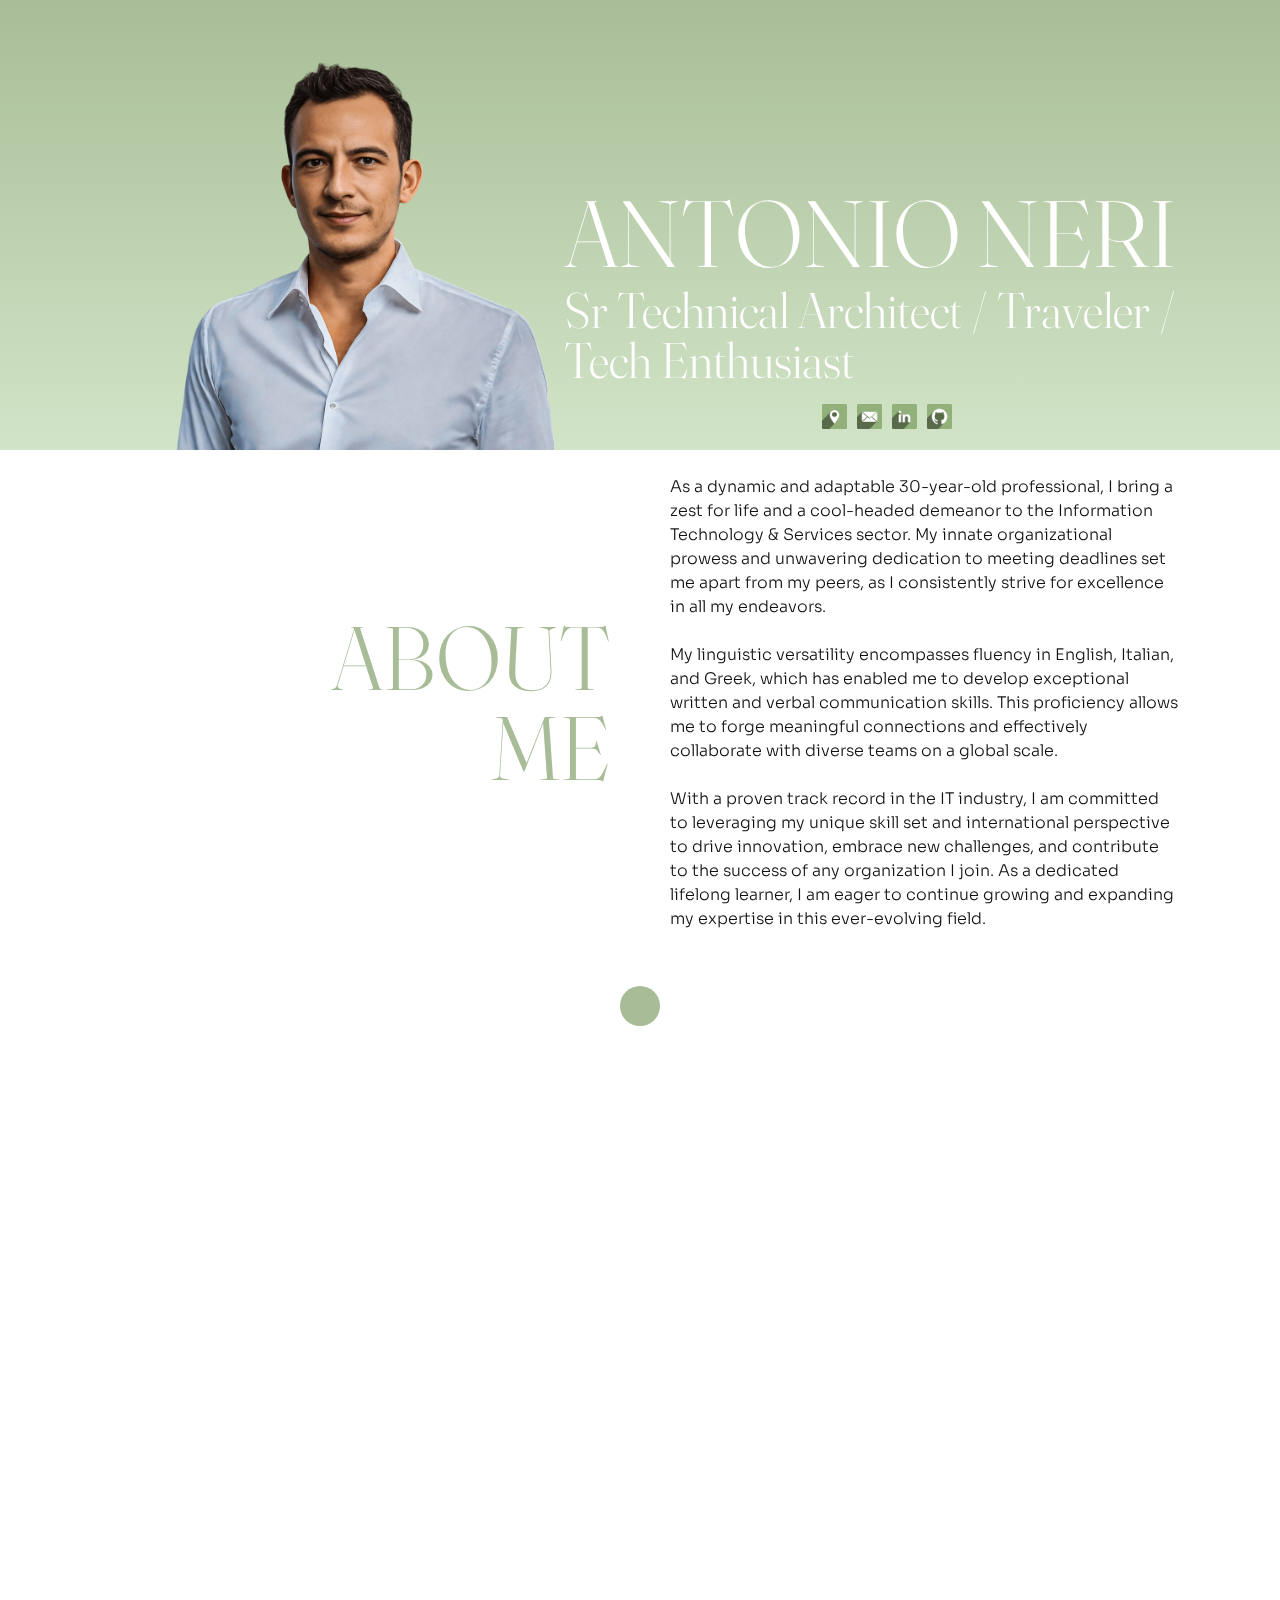
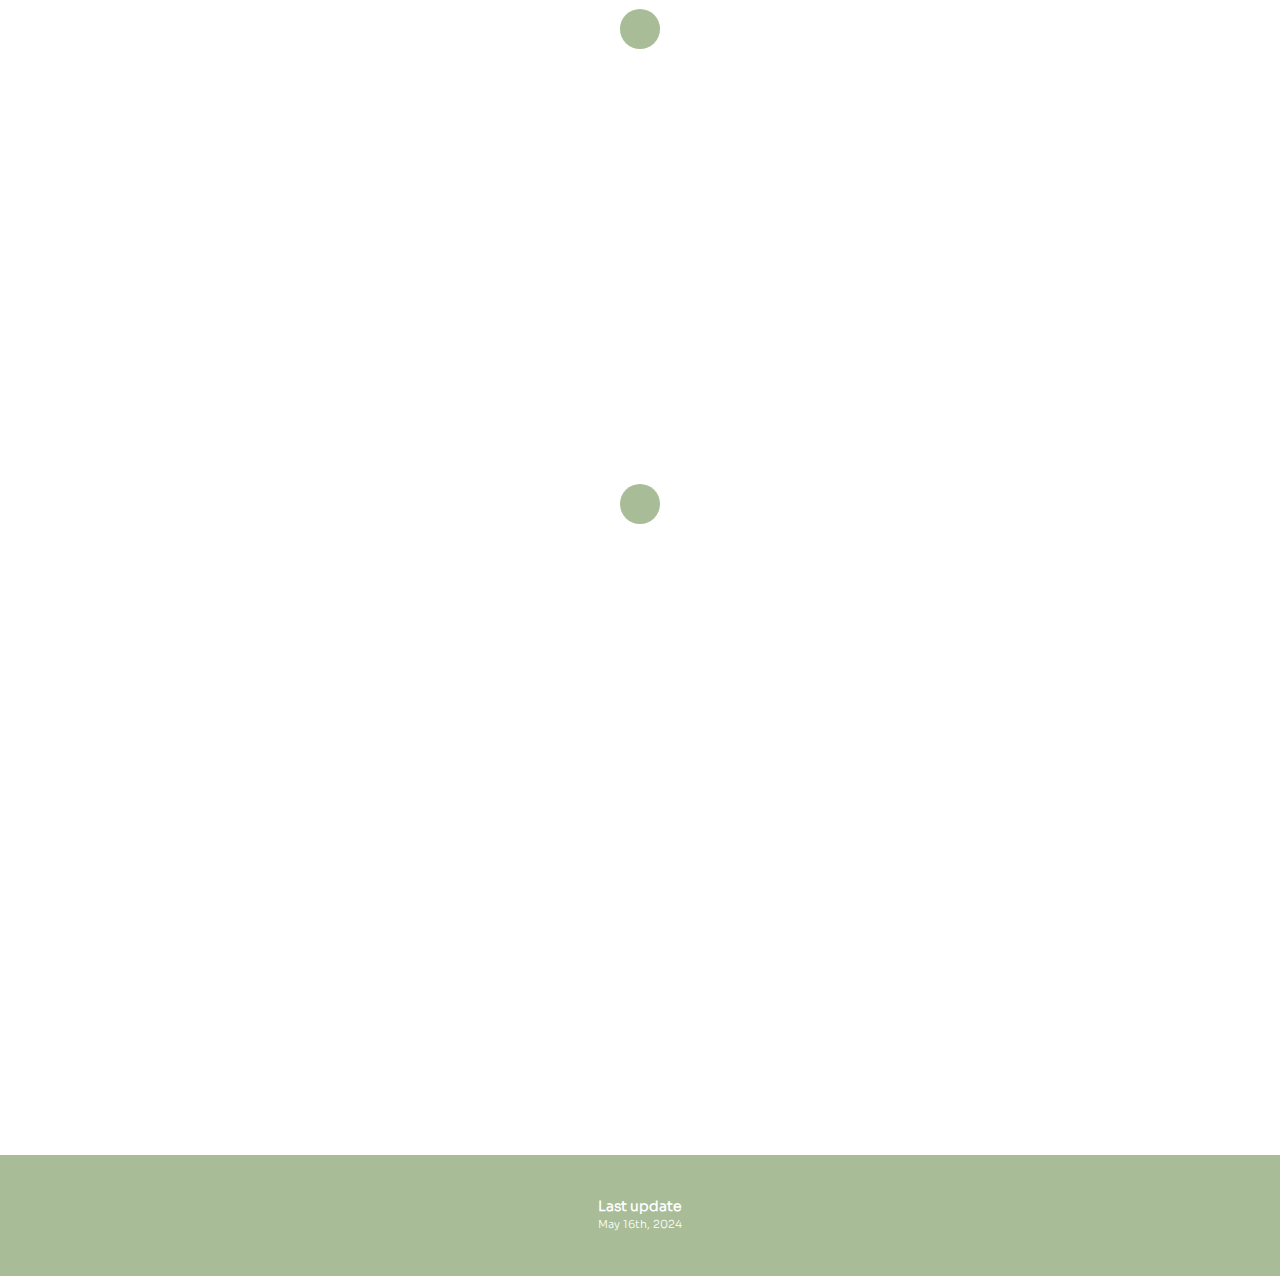
<file: index.html>
<!DOCTYPE html>
<html style="font-size: 16px;" lang="en"><head>
    <meta name="viewport" content="width=device-width, initial-scale=1.0">
    <meta charset="utf-8">
    <meta name="keywords" content="ANTONIO ​​NERI">
    <meta name="description" content="">
    <title>Antonio Neri</title>
    <link rel="stylesheet" href="extra.css" media="screen">
<link rel="stylesheet" href="style.css" media="screen">
    <script class="u-script" type="text/javascript" src="jquery.js" defer=""></script>
    <script class="u-script" type="text/javascript" src="extra.js" defer=""></script>
    <link rel="icon" href="images/favicon.webp">
    
    <link id="u-theme-google-font" rel="stylesheet" href="https://fonts.googleapis.com/css?family=Roboto:100,100i,300,300i,400,400i,500,500i,700,700i,900,900i|Open+Sans:300,300i,400,400i,500,500i,600,600i,700,700i,800,800i">
    <link id="u-page-google-font" rel="stylesheet" href="https://fonts.googleapis.com/css?family=Open+Sans:300,300i,400,400i,500,500i,600,600i,700,700i,800,800i">
    
    
    
    
    
    
    
    
    
    
    
    
    
    
    
    
    
    
    <script type="application/ld+json">{
		"name": "Antonio Neri"
}</script>
    <meta name="theme-color" content="#478ac9">
    <meta property="og:title" content="Antonio Neri">
    <meta property="og:description" content="">
    <meta property="og:type" content="website">
  <meta data-intl-tel-input-cdn-path="intlTelInput/"></head>
  <body data-path-to-root="./" data-include-products="false" class="u-body u-xl-mode" data-lang="en">
    <section class="u-clearfix u-gradient u-section-1" id="sec-f88f">
      <div class="u-clearfix u-sheet u-sheet-1">
        <div class="data-layout-selected u-clearfix u-expanded-width u-layout-wrap u-layout-wrap-1">
          <div class="u-layout">
            <div class="u-layout-row">
              <div class="u-container-style u-layout-cell u-size-26 u-layout-cell-1">
                <div class="u-container-layout u-container-layout-1">
                  <img class="u-expanded-height u-hover-feature u-image u-image-default u-preserve-proportions u-image-1" src="images/profile.webp" alt="" data-image-width="1900" data-image-height="1900">
                </div>
              </div>
              <div class="u-align-left u-container-style u-layout-cell u-size-34 u-layout-cell-2">
                <div class="u-container-layout u-container-layout-2">
                  <h1 class="u-custom-font u-text u-text-body-alt-color u-text-1">ANTONIO <span style="font-weight: 200;">
                      <span style="font-weight: 200;"></span>
                    </span>NERI
                  </h1>
                  <p class="u-align-left u-custom-font u-text u-text-body-alt-color u-text-2">Sr Technical Architect / Traveler /<br>Tech Enthusiast&nbsp; &nbsp;&nbsp;
                  </p>
                  <div class="u-container-style u-expanded-width u-group u-shape-rectangle u-group-1">
                    <div class="u-container-layout u-container-layout-3">
                      <div class="u-hover-feature u-social-icons u-spacing-10 u-social-icons-1">
                        <a class="u-social-url" target="_blank" data-type="LinkedIn" title="LinkedIn" href="https://linkedin.com/in/neriantonio"><span class="u-file-icon u-icon u-social-icon u-social-linkedin u-icon-1"><img src="images/linkedin.png" alt=""></span>
                        </a>
                      </div>
                      <div class="u-hover-feature u-social-icons u-spacing-10 u-social-icons-2">
                        <a class="u-social-url" target="_blank" data-type="LinkedIn" title="GitHub" href="https://github.com/tonineri"><span class="u-file-icon u-icon u-social-icon u-social-linkedin u-icon-2"><img src="images/github.png" alt=""></span>
                        </a>
                      </div>
                      <div class="u-hover-feature u-social-icons u-spacing-10 u-social-icons-3">
                        <a class="u-social-url" target="_blank" data-type="LinkedIn" title="Milan, Italy" href="https://maps.app.goo.gl/3GbND792iqbez71G7"><span class="u-file-icon u-icon u-social-icon u-social-linkedin u-icon-3"><img src="images/location.png" alt=""></span>
                        </a>
                      </div>
                      <div class="u-hover-feature u-social-icons u-spacing-10 u-social-icons-4">
                        <a class="u-social-url" target="_blank" data-type="LinkedIn" title="antonioneri@outlook.it" href="mailto:antonioneri@outlook.it"><span class="u-file-icon u-icon u-social-icon u-social-linkedin u-icon-4"><img src="images/mail.png" alt=""></span>
                        </a>
                      </div>
                    </div>
                  </div>
                </div>
              </div>
            </div>
          </div>
        </div>
      </div>
      
      
      
      
      
      
      
      
    </section>
    <section class="u-clearfix u-section-2" id="sec-b287">
      <div class="u-clearfix u-sheet u-sheet-1">
        <div class="data-layout-selected u-clearfix u-expanded-width u-layout-wrap u-layout-wrap-1">
          <div class="u-layout">
            <div class="u-layout-row">
              <div class="u-align-right u-container-style u-layout-cell u-size-30 u-layout-cell-1">
                <div class="u-container-layout u-valign-middle u-container-layout-1">
                  <p class="u-custom-font u-hover-feature u-text u-text-custom-color-1 u-text-1" data-animation-name="customAnimationIn" data-animation-duration="1000" data-animation-delay="0">ABOUT<br>ME
                  </p>
                </div>
              </div>
              <div class="u-container-style u-layout-cell u-size-30 u-layout-cell-2">
                <div class="u-container-layout u-container-layout-2">
                  <p class="u-custom-font u-text u-text-2" data-animation-name="customAnimationIn" data-animation-duration="1000" data-animation-delay="0"> As a dynamic and adaptable 30-year-old professional, I bring a zest for life and a cool-headed demeanor to the Information Technology &amp; Services sector. My innate organizational prowess and unwavering dedication to meeting deadlines set me apart from my peers, as I consistently strive for excellence in all my endeavors. <br>
                    <br>My linguistic versatility encompasses fluency in English, Italian, and Greek, which has enabled me to develop exceptional written and verbal communication skills. This proficiency allows me to forge meaningful connections and effectively collaborate with diverse teams on a global scale. <br>
                    <br>With a proven track record in the IT industry, I am committed to leveraging my unique skill set and international perspective to drive innovation, embrace new challenges, and contribute to the success of any organization I join. As a dedicated lifelong learner, I am eager to continue growing and expanding my expertise in this ever-evolving field.
                  </p>
                </div>
              </div>
            </div>
          </div>
        </div>
      </div>
      
    </section>
    <section class="u-clearfix u-section-3" id="carousel_2ea1">
      <div class="u-clearfix u-sheet u-valign-middle u-sheet-1">
        <div class="u-align-center u-clearfix u-group-elements u-hover-feature u-group-elements-1">
          <div class="u-animation-fixed u-custom-color-1 u-preserve-proportions u-shape u-shape-circle u-shape-1"></div>
          <div class="u-custom-color-1 u-preserve-proportions u-shape u-shape-circle u-shape-2" data-animation-name="customAnimationIn" data-animation-duration="1000" data-animation-delay="0" data-animation-direction=""></div>
          <div class="u-custom-color-1 u-preserve-proportions u-shape u-shape-circle u-shape-3" data-animation-name="customAnimationIn" data-animation-duration="1000" data-animation-delay="0" data-animation-direction=""></div>
        </div>
      </div>
      
    </section>
    <section class="u-clearfix u-section-4" id="sec-c361">
      <div class="u-clearfix u-sheet u-valign-middle u-sheet-1">
        <p class="u-align-center u-custom-font u-hover-feature u-text u-text-custom-color-1 u-text-1" data-animation-name="customAnimationIn" data-animation-duration="1000" data-animation-delay="0">EXPERIENCE </p>
      </div>
      
    </section>
    <section class="u-align-center u-clearfix u-section-5" id="sec-48ee">
      <div class="u-clearfix u-sheet u-valign-middle u-sheet-1">
        <div class="data-layout-selected u-clearfix u-expanded-width u-layout-wrap u-layout-wrap-1">
          <div class="u-layout">
            <div class="u-layout-col">
              <div class="u-container-style u-layout-cell u-size-60 u-layout-cell-1">
                <div class="u-container-layout u-container-layout-1">
                  <div class="u-border-1 u-border-grey-dark-1 u-expanded-width u-line u-line-horizontal u-line-1" data-animation-name="customAnimationIn" data-animation-duration="1000" data-animation-direction=""></div>
                  <p class="u-align-center u-custom-font u-text u-text-1" data-animation-name="customAnimationIn" data-animation-duration="1000" data-animation-delay="0">SAS Institute</p>
                  <p class="u-align-center u-custom-font u-text u-text-custom-color-1 u-text-2" data-animation-name="customAnimationIn" data-animation-duration="1000" data-animation-delay="0">Sr Technical Architect | Cloud, Architecture &amp; Systems Team</p>
                  <p class="u-align-center u-custom-font u-text u-text-3" data-animation-name="customAnimationIn" data-animation-duration="1000" data-animation-delay="0">Milan, Italy</p>
                  <p class="u-align-center u-custom-font u-text u-text-4" data-animation-name="customAnimationIn" data-animation-duration="1000" data-animation-delay="0">Jul 2018 - Present</p>
                  <p class="u-align-left u-custom-font u-text u-text-5" data-animation-name="customAnimationIn" data-animation-duration="1000" data-animation-delay="0"> Crafting and execution of comprehensive architectural designs for complex, multi-tiered software deployments, primarily focusing on SAS Viya, tailored to align with clients' specific product usage goals and data processing needs.<br>
                  </p>
                  <ul class="u-align-left u-custom-font u-text u-text-6" data-animation-name="customAnimationIn" data-animation-duration="1000" data-animation-delay="0">
                    <li>
                      <span style="font-weight: 700;"></span>
                      <span style="font-weight: 700;">Client Collaboration:</span> Collaboration with clients to understand their unique needs and customize software deployment strategies for various data types and volumes.
                    </li>
                    <li>
                      <span style="font-weight: 700;">Deployment Solution Design and Implementation:</span> Deployment of solutions across a broad range of infrastructure environments, including cloud-based, on-premises, and hybrid systems.
                    </li>
                    <li>
                      <span style="font-weight: 700;">Kubernetes Expertise:</span> Extensive experience with managed Kubernetes services such as AKS, EKS, GKE, open-source Kubernetes, and Red Hat OpenShift, ensuring scalable and seamless containerized application deployments.
                    </li>
                    <li>
                      <span style="font-weight: 700;">Modern Authentication Integration:</span> Integration of modern authentication mechanisms like SAML, OIDC, and SCIM to enhance security and streamline access to SAS products and related applications.
                    </li>
                    <li>
                      <span style="font-weight: 700;">Optimization and Monitoring:</span> Continuous monitoring and optimization of software deployments to maximize performance, efficiency, and reliability, while adhering to industry best practices and security standards.
                    </li>
                    <li>
                      <span style="font-weight: 700;">Technical Leadership and Knowledge Sharing:</span> Facilitation of knowledge sharing and provision of technical guidance to cross-functional teams, promoting collaboration and a culture of continuous improvement.
                    </li>
                  </ul>
                </div>
              </div>
            </div>
          </div>
        </div>
      </div>
    </section>
    <section class="u-clearfix u-section-6" id="carousel_ae93">
      <div class="u-clearfix u-sheet u-valign-middle u-sheet-1">
        <div class="u-container-style u-expanded-width u-group u-white u-group-1">
          <div class="u-container-layout u-container-layout-1">
            <div class="u-border-1 u-border-grey-dark-1 u-expanded-width u-line u-line-horizontal u-line-1" data-animation-name="customAnimationIn" data-animation-duration="1000" data-animation-direction=""></div>
            <p class="u-align-center u-custom-font u-text u-text-1" data-animation-name="customAnimationIn" data-animation-duration="1000" data-animation-delay="0">Amazon, Inc. - Lab126</p>
            <p class="u-align-center u-custom-font u-text u-text-custom-color-1 u-text-2" data-animation-name="customAnimationIn" data-animation-duration="1000" data-animation-delay="0"> Data Collection Engineer / Support Technician II</p>
            <p class="u-align-center u-custom-font u-text u-text-3" data-animation-name="customAnimationIn" data-animation-duration="1000" data-animation-delay="0">Milan, Italy</p>
            <p class="u-align-center u-custom-font u-text u-text-4" data-animation-name="customAnimationIn" data-animation-duration="1000" data-animation-delay="0"> Aug 2017 - Jul 2018</p>
            <p class="u-align-left u-custom-font u-text u-text-5" data-animation-name="customAnimationIn" data-animation-duration="1000" data-animation-delay="0"> Proudly served as a key member of the first Alexa team in Italy, focusing on data collection to enhance the Italian language model.<br>
            </p>
            <ul class="u-align-left u-custom-font u-text u-text-6" data-animation-name="customAnimationIn" data-animation-duration="1000" data-animation-delay="0">
              <li>
                <span style="font-weight: 700;">Language Model Refinement:</span> Integral role in the pioneering Alexa team in Italy, dedicated to refining the Italian language model and expanding its capabilities.
              </li>
              <li>
                <span style="font-weight: 700;">Specialized Data Collection:</span> Specialization in data collection aimed at improving Alexa’s comprehension, processing, and articulation of the Italian language, including diverse regional accents.
              </li>
              <li>
                <span style="font-weight: 700;">Language Collection Expertise:</span> Demonstrated expertise in language collection and a strong commitment to advancing cutting-edge technology.
              </li>
              <li>
                <span style="font-weight: 700;">Technological Advancement:</span> Focus on data collection, coupled with showcased expertise in language processing and a commitment to supporting cutting-edge technology, contributing to the enhancement of Alexa’s proficiency in Italian.
              </li>
            </ul>
            <p class="u-align-left u-custom-font u-text u-text-7" data-animation-name="customAnimationIn" data-animation-duration="1000" data-animation-delay="0"> Adhered to strict NDA agreements, maintaining the confidentiality of sensitive project details. </p>
          </div>
        </div>
      </div>
    </section>
    <section class="u-clearfix u-section-7" id="carousel_655f">
      <div class="u-clearfix u-sheet u-sheet-1">
        <div class="custom-expanded u-container-style u-group u-white u-group-1">
          <div class="u-container-layout u-container-layout-1">
            <div class="u-border-1 u-border-grey-dark-1 u-expanded-width u-line u-line-horizontal u-line-1" data-animation-name="customAnimationIn" data-animation-duration="1000" data-animation-direction=""></div>
            <p class="u-align-center u-custom-font u-text u-text-1" data-animation-name="customAnimationIn" data-animation-duration="1000" data-animation-delay="0">OMTRA Srl</p>
            <p class="u-align-center u-custom-font u-text u-text-custom-color-1 u-text-2" data-animation-name="customAnimationIn" data-animation-duration="1000" data-animation-delay="0"> IT Manager</p>
            <p class="u-align-center u-custom-font u-text u-text-3" data-animation-name="customAnimationIn" data-animation-duration="1000" data-animation-delay="0">Milan, Italy</p>
            <p class="u-align-center u-custom-font u-text u-text-4" data-animation-name="customAnimationIn" data-animation-duration="1000" data-animation-delay="0"> Sep 2016 - Aug 2017</p>
            <p class="u-align-left u-custom-font u-text u-text-5" data-animation-name="customAnimationIn" data-animation-duration="1000" data-animation-delay="0"> Oversight of the company's comprehensive IT infrastructure, ensuring seamless operation and optimization of all technological systems.<br>
            </p>
            <ul class="u-align-left u-custom-font u-text u-text-6" data-animation-name="customAnimationIn" data-animation-duration="1000" data-animation-delay="0">
              <li>
                <span style="font-weight: 700;"></span>
                <span style="font-weight: 700;"></span>
                <span style="font-weight: 700;">System Administration and Domain Management:</span> Management and maintenance of system administration and domain management to ensure efficient and secure operations.
              </li>
              <li>
                <span style="font-weight: 700;"></span>
                <span style="font-weight: 700;"></span>
                <span style="font-weight: 700;">Microsoft Exchange Maintenance: </span>Maintenance of Microsoft Exchange, ensuring reliable and efficient email communication across the organization.
              </li>
              <li>
                <span style="font-weight: 700;"></span>
                <span style="font-weight: 700;">Network Architecture and Optimization:</span> Design, implementation, and optimization of network architecture to enhance connectivity and performance.
              </li>
              <li>
                <span style="font-weight: 700;"></span>
                <span style="font-weight: 700;">Backup and Disaster Recovery Planning:</span> Planning and implementation of robust backup and disaster recovery strategies to protect company data and ensure business continuity.
              </li>
              <li>
                <span style="font-weight: 700;">Warehouse Inventory Digitalization:</span> Leadership in the digitalization of warehouse inventory, improving tracking accuracy and operational efficiency through advanced IT solutions.<br>
              </li>
            </ul>
          </div>
        </div>
      </div>
    </section>
    <section class="u-clearfix u-section-8" id="sec-a82f">
      <div class="u-clearfix u-sheet u-sheet-1">
        <div class="custom-expanded u-container-style u-group u-white u-group-1">
          <div class="u-container-layout u-container-layout-1">
            <div class="u-border-1 u-border-grey-dark-1 u-expanded-width u-line u-line-horizontal u-line-1" data-animation-name="customAnimationIn" data-animation-duration="1000" data-animation-direction=""></div>
            <p class="u-align-center u-custom-font u-text u-text-1" data-animation-name="customAnimationIn" data-animation-duration="1000" data-animation-delay="0">Camicissima - Fenicia SpA</p>
            <p class="u-align-center u-custom-font u-text u-text-custom-color-1 u-text-2" data-animation-name="customAnimationIn" data-animation-duration="1000" data-animation-delay="0"> IT Systems Administrator</p>
            <p class="u-align-center u-custom-font u-text u-text-3" data-animation-name="customAnimationIn" data-animation-duration="1000" data-animation-delay="0">Milan, Italy</p>
            <p class="u-align-center u-custom-font u-text u-text-4" data-animation-name="customAnimationIn" data-animation-duration="1000" data-animation-delay="0"> Sep 2015 - Sep 2016</p>
            <p class="u-align-left u-custom-font u-text u-text-5" data-animation-name="customAnimationIn" data-animation-duration="1000" data-animation-delay="0"> Specialization in user account and email administration, managing help desk services, and implementing retail technology solutions to support efficient store operations and real-time analytics.<br>
            </p>
            <ul class="u-align-left u-text u-text-6" data-animation-name="customAnimationIn" data-animation-duration="1000" data-animation-delay="0">
              <li>
                <span style="font-weight: 700;"> User Account and Email Administration Expertise:</span> Expertise in fostering a robust and efficient network infrastructure through specialization in user account and email administration.
              </li>
              <li>
                <span style="font-weight: 700;"></span>
                <span style="font-weight: 700;">Help Desk Management:</span> Management of high-quality local support for headquarters personnel and provision of remote assistance for global retail locations.
              </li>
              <li>
                <span style="font-weight: 700;"></span>
                <span style="font-weight: 700;">International Implementation Experience:</span> Extensive international travel experience demonstrated through proficient implementation of the company's proprietary Shop Control System at new retail sites.
              </li>
              <li>
                <span style="font-weight: 700;"></span>
                <span style="font-weight: 700;">Retail Technology Setup Leadership:</span> Leadership in setting up essential retail technology, including people counters, IP cameras, and comprehensive IT systems, to ensure optimal store operations and real-time analytics.
              </li>
            </ul>
          </div>
        </div>
      </div>
    </section>
    <section class="u-clearfix u-section-9" id="carousel_b60e">
      <div class="u-clearfix u-sheet u-sheet-1">
        <div class="custom-expanded u-container-style u-group u-white u-group-1">
          <div class="u-container-layout u-container-layout-1">
            <div class="u-border-1 u-border-grey-dark-1 u-expanded-width u-line u-line-horizontal u-line-1" data-animation-name="customAnimationIn" data-animation-duration="1000" data-animation-direction=""></div>
            <p class="u-align-center u-custom-font u-text u-text-1" data-animation-name="customAnimationIn" data-animation-duration="1000" data-animation-delay="0">Sidel SpA (Tetra Laval)</p>
            <p class="u-align-center u-custom-font u-text u-text-custom-color-1 u-text-2" data-animation-name="customAnimationIn" data-animation-duration="1000" data-animation-delay="0"> Jr IT Project Manager &amp; IT Field Service Engineer</p>
            <p class="u-align-center u-custom-font u-text u-text-3" data-animation-name="customAnimationIn" data-animation-duration="1000" data-animation-delay="0">Parma, Italy</p>
            <p class="u-align-center u-custom-font u-text u-text-4" data-animation-name="customAnimationIn" data-animation-duration="1000" data-animation-delay="0"> Apr 2014 - Nov 2014</p>
            <p class="u-align-left u-custom-font u-text u-text-5" data-animation-name="customAnimationIn" data-animation-duration="1000" data-animation-delay="0"> Spearheading of the planning and coordination for a large-scale IT Globalization Project.<br>
            </p>
            <ul class="u-align-left u-text u-text-6" data-animation-name="customAnimationIn" data-animation-duration="1000" data-animation-delay="0">
              <li>
                <span style="font-weight: 700;"></span>
                <span style="font-weight: 700;">Large-Scale Project Execution:</span> Leadership in the planning and successful execution of migrating 1,200 users from Windows XP to Windows 7 and Office 2013.
              </li>
              <li>
                <span style="font-weight: 700;"></span>
                <span style="font-weight: 700;">VPN Token Coordination:</span> Coordination of VPN token assignments, ensuring secure and reliable connectivity for all users.
              </li>
              <li>
                <span style="font-weight: 700;"></span>
                <span style="font-weight: 700;">Help Desk and Technical Support Services:</span> Delivery of exceptional local and remote Help Desk and Technical Support services, enhancing user experience during the migration process.
              </li>
              <li>
                <span style="font-weight: 700;"></span>
                <span style="font-weight: 700;">Data Backup and Restoration Procedures:</span> Execution of comprehensive data backup and restoration procedures, preserving data integrity and minimizing disruption to operations.
              </li>
              <li>
                <span style="font-weight: 700;"></span>
                <span style="font-weight: 700;">User Transition Management:</span> Achievement of a seamless transition for all users, maintaining operational efficiency and reducing downtime.<br>
              </li>
            </ul>
          </div>
        </div>
      </div>
    </section>
    <section class="u-clearfix u-section-10" id="carousel_379d">
      <div class="u-clearfix u-sheet u-sheet-1">
        <div class="u-container-style u-expanded-width u-group u-white u-group-1">
          <div class="u-container-layout u-container-layout-1">
            <div class="u-border-1 u-border-grey-dark-1 u-expanded-width u-line u-line-horizontal u-line-1" data-animation-name="customAnimationIn" data-animation-duration="1000" data-animation-direction=""></div>
            <p class="u-align-center u-custom-font u-text u-text-1" data-animation-name="customAnimationIn" data-animation-duration="1000" data-animation-delay="0"> Hellenic Armed Forces In Cyprus (EL.DY.K)</p>
            <p class="u-align-center u-custom-font u-text u-text-custom-color-1 u-text-2" data-animation-name="customAnimationIn" data-animation-duration="1000" data-animation-delay="0"> Staff Sargeant,&nbsp;J1 Staff Office Assistant &amp; Unit IT Engineer</p>
            <p class="u-align-center u-custom-font u-text u-text-3" data-animation-name="customAnimationIn" data-animation-duration="1000" data-animation-delay="0"> Greece &amp; Cyprus</p>
            <p class="u-align-center u-custom-font u-text u-text-4" data-animation-name="customAnimationIn" data-animation-duration="1000" data-animation-delay="0"> Jan 2013 - Oct 2013</p>
            <p class="u-align-left u-custom-font u-text u-text-5" data-animation-name="customAnimationIn" data-animation-duration="1000" data-animation-delay="0"> Responsible for managing confidential materials and leading office automation initiatives, while developing and implementing efficient personnel permit programs.<br>
            </p>
            <ul class="u-align-left u-custom-font u-text u-text-6" data-animation-name="customAnimationIn" data-animation-duration="1000" data-animation-delay="0">
              <li>
                <span style="font-weight: 700;"></span>Entrusted with handling and managing "CONFIDENTIAL" materials and documents as a J1 staff office assistant.
              </li>
              <li>Led office automation and computerization, ensuring up-to-date personnel data management.</li>
              <li>Developed and executed permit programs for all personnel, streamlining the process and improving efficiency.</li>
              <li>Recruited and trained new staff members for the permits and licenses sector within the J1 staff office, enhancing team capabilities.</li>
              <li>Conducted forecasting in the provisions sector, optimizing food supplies and logistics management.</li>
              <li>Oversaw the security of the unit's information systems and network, safeguarding sensitive data and maintaining operational integrity.</li>
            </ul>
          </div>
        </div>
      </div>
    </section>
    <section class="u-clearfix u-section-11" id="carousel_6218">
      <div class="u-clearfix u-sheet u-valign-middle u-sheet-1">
        <div class="u-align-center u-clearfix u-group-elements u-group-elements-1">
          <div class="u-custom-color-1 u-preserve-proportions u-shape u-shape-circle u-shape-1"></div>
          <div class="u-custom-color-1 u-preserve-proportions u-shape u-shape-circle u-shape-2" data-animation-name="customAnimationIn" data-animation-duration="1000" data-animation-delay="0" data-animation-direction=""></div>
          <div class="u-custom-color-1 u-preserve-proportions u-shape u-shape-circle u-shape-3" data-animation-name="customAnimationIn" data-animation-duration="1000" data-animation-delay="0" data-animation-direction=""></div>
        </div>
      </div>
    </section>
    <section class="u-clearfix u-section-12" id="carousel_bbb2">
      <div class="u-clearfix u-sheet u-sheet-1">
        <div class="data-layout-selected u-clearfix u-expanded-width u-layout-wrap u-layout-wrap-1">
          <div class="u-layout">
            <div class="u-layout-row">
              <div class="u-align-right u-container-style u-layout-cell u-size-30 u-layout-cell-1">
                <div class="u-container-layout u-container-layout-1">
                  <p class="u-custom-font u-hover-feature u-text u-text-custom-color-1 u-text-1" data-animation-name="customAnimationIn" data-animation-duration="1000" data-animation-delay="0">SKILLS </p>
                </div>
              </div>
              <div class="u-container-align-center u-container-style u-layout-cell u-size-30 u-layout-cell-2">
                <div class="u-container-layout u-container-layout-2">
                  <div class="u-container-style u-expanded-width u-group u-shape-rectangle u-group-1" data-animation-name="customAnimationIn" data-animation-duration="1000" data-animation-delay="0" data-animation-direction="">
                    <div class="u-container-layout u-container-layout-3">
                      <p class="u-custom-font u-text u-text-2">Microsoft Azure | AKS</p>
                      <div class="u-clearfix u-group-elements u-group-elements-1">
                        <div class="u-border-15 u-border-grey-5 u-line u-line-horizontal u-line-1"></div>
                        <div class="u-border-15 u-border-custom-color-1 u-expanded-height u-hover-feature u-line u-line-horizontal u-line-2"></div>
                      </div>
                    </div>
                  </div>
                  <div class="u-container-style u-expanded-width u-group u-shape-rectangle u-group-2" data-animation-name="customAnimationIn" data-animation-duration="1000" data-animation-delay="0">
                    <div class="u-container-layout u-container-layout-4">
                      <p class="u-custom-font u-text u-text-3">AWS | EKS</p>
                      <div class="u-clearfix u-group-elements u-group-elements-2">
                        <div class="u-border-15 u-border-grey-5 u-line u-line-horizontal u-line-3"></div>
                        <div class="u-border-15 u-border-custom-color-1 u-line u-line-horizontal u-line-4"></div>
                      </div>
                    </div>
                  </div>
                  <div class="u-container-style u-expanded-width u-group u-shape-rectangle u-group-3" data-animation-name="customAnimationIn" data-animation-duration="1000" data-animation-delay="0">
                    <div class="u-container-layout u-container-layout-5">
                      <p class="u-custom-font u-text u-text-4">GCP | GKE</p>
                      <div class="u-clearfix u-group-elements u-group-elements-3">
                        <div class="u-border-15 u-border-grey-5 u-line u-line-horizontal u-line-5"></div>
                        <div class="u-border-15 u-border-custom-color-1 u-line u-line-horizontal u-line-6"></div>
                      </div>
                    </div>
                  </div>
                  <div class="u-container-style u-expanded-width u-group u-shape-rectangle u-group-4" data-animation-name="customAnimationIn" data-animation-duration="1000" data-animation-delay="0">
                    <div class="u-container-layout u-container-layout-6">
                      <p class="u-custom-font u-text u-text-5">Red Hat OpenShift | OCP</p>
                      <div class="u-clearfix u-group-elements u-group-elements-4">
                        <div class="u-border-15 u-border-grey-5 u-line u-line-horizontal u-line-7"></div>
                        <div class="u-border-15 u-border-custom-color-1 u-line u-line-horizontal u-line-8"></div>
                      </div>
                    </div>
                  </div>
                  <div class="u-container-style u-expanded-width u-group u-shape-rectangle u-group-5" data-animation-name="customAnimationIn" data-animation-duration="1000" data-animation-delay="0">
                    <div class="u-container-layout u-container-layout-7">
                      <p class="u-custom-font u-text u-text-6">Open Source K8s</p>
                      <div class="u-clearfix u-group-elements u-group-elements-5">
                        <div class="u-border-15 u-border-grey-5 u-line u-line-horizontal u-line-9"></div>
                        <div class="u-border-15 u-border-custom-color-1 u-line u-line-horizontal u-line-10"></div>
                      </div>
                    </div>
                  </div>
                  <div class="u-container-style u-expanded-width u-group u-shape-rectangle u-group-6" data-animation-name="customAnimationIn" data-animation-duration="1000" data-animation-delay="0">
                    <div class="u-container-layout u-container-layout-8">
                      <p class="u-custom-font u-text u-text-7">Linux</p>
                      <div class="u-clearfix u-group-elements u-group-elements-6">
                        <div class="u-border-15 u-border-grey-5 u-line u-line-horizontal u-line-11"></div>
                        <div class="u-border-15 u-border-custom-color-1 u-line u-line-horizontal u-line-12"></div>
                      </div>
                    </div>
                  </div>
                  <div class="u-container-style u-expanded-width u-group u-shape-rectangle u-group-7" data-animation-name="customAnimationIn" data-animation-duration="1000" data-animation-delay="0">
                    <div class="u-container-layout u-container-layout-9">
                      <p class="u-custom-font u-text u-text-8">Windows (Server / Client)</p>
                      <div class="u-clearfix u-group-elements u-group-elements-7">
                        <div class="u-border-15 u-border-grey-5 u-line u-line-horizontal u-line-13"></div>
                        <div class="u-border-15 u-border-custom-color-1 u-line u-line-horizontal u-line-14"></div>
                      </div>
                    </div>
                  </div>
                  <div class="u-container-style u-expanded-width u-group u-shape-rectangle u-group-8" data-animation-name="customAnimationIn" data-animation-duration="1000" data-animation-delay="0">
                    <div class="u-container-layout u-container-layout-10">
                      <p class="u-custom-font u-text u-text-9">Networking</p>
                      <div class="u-clearfix u-group-elements u-group-elements-8">
                        <div class="u-border-15 u-border-grey-5 u-expanded u-line u-line-horizontal"></div>
                        <div class="u-border-15 u-border-custom-color-1 u-line u-line-horizontal u-line-16"></div>
                      </div>
                    </div>
                  </div>
                </div>
              </div>
            </div>
          </div>
        </div>
      </div>
      
      
    </section>
    <section class="u-clearfix u-section-13" id="sec-c303">
      <div class="u-clearfix u-sheet u-valign-middle u-sheet-1">
        <div class="u-align-center u-clearfix u-group-elements u-group-elements-1">
          <div class="u-custom-color-1 u-preserve-proportions u-shape u-shape-circle u-shape-1"></div>
          <div class="u-custom-color-1 u-preserve-proportions u-shape u-shape-circle u-shape-2" data-animation-name="customAnimationIn" data-animation-duration="1000" data-animation-delay="0" data-animation-direction=""></div>
          <div class="u-custom-color-1 u-preserve-proportions u-shape u-shape-circle u-shape-3" data-animation-name="customAnimationIn" data-animation-duration="1000" data-animation-delay="0" data-animation-direction=""></div>
        </div>
      </div>
    </section>
    <section class="u-clearfix u-section-14" id="sec-3f55">
      <div class="u-clearfix u-sheet u-sheet-1">
        <div class="data-layout-selected u-clearfix u-expanded-width u-gutter-0 u-layout-wrap u-layout-wrap-1">
          <div class="u-layout">
            <div class="u-layout-col">
              <div class="u-size-30">
                <div class="u-layout-row">
                  <div class="u-align-center u-container-style u-layout-cell u-size-29 u-layout-cell-1">
                    <div class="u-container-layout u-container-layout-1">
                      <p class="u-custom-font u-hover-feature u-text u-text-custom-color-1 u-text-1" data-animation-name="customAnimationIn" data-animation-duration="1000" data-animation-delay="0">EDUCATION </p>
                    </div>
                  </div>
                  <div class="u-container-style u-layout-cell u-size-2 u-layout-cell-2">
                    <div class="u-container-layout u-container-layout-2">
                      <div class="u-absolute-hcenter u-border-1 u-border-custom-color-1 u-line u-line-vertical u-line-1" data-animation-name="customAnimationIn" data-animation-duration="3000"></div>
                    </div>
                  </div>
                  <div class="u-align-center u-container-style u-layout-cell u-size-29 u-layout-cell-3">
                    <div class="u-container-layout u-container-layout-3">
                      <p class="u-custom-font u-hover-feature u-text u-text-custom-color-1 u-text-2" data-animation-name="customAnimationIn" data-animation-duration="1000" data-animation-delay="0">LANGUAGES</p>
                    </div>
                  </div>
                </div>
              </div>
              <div class="u-size-30">
                <div class="u-layout-row">
                  <div class="u-align-center u-container-style u-layout-cell u-size-30 u-layout-cell-4">
                    <div class="u-container-layout u-container-layout-4">
                      <p class="u-custom-font u-text u-text-3" data-animation-name="customAnimationIn" data-animation-duration="1000" data-animation-delay="0">Greek Apolytirion​, GPA 18.4/20</p>
                      <p class="u-custom-font u-text u-text-custom-color-1 u-text-4" data-animation-name="customAnimationIn" data-animation-duration="1000" data-animation-delay="0">Information Technology &amp; Electronics</p>
                      <p class="u-custom-font u-text u-text-5" data-animation-name="customAnimationIn" data-animation-duration="1000" data-animation-delay="0">2nd Senior High School of Kerkyra, Greece</p>
                      <p class="u-custom-font u-text u-text-6" data-animation-name="customAnimationIn" data-animation-duration="1000" data-animation-delay="0">Sep 2009 - Jul 2012</p>
                    </div>
                  </div>
                  <div class="u-container-style u-layout-cell u-size-15 u-layout-cell-5">
                    <div class="u-container-layout u-container-layout-5">
                      <p class="u-align-right u-custom-font u-text u-text-7" data-animation-name="customAnimationIn" data-animation-duration="1000" data-animation-delay="0">Italian<br>Greek<br>English
                      </p>
                    </div>
                  </div>
                  <div class="u-align-left u-container-style u-layout-cell u-size-15 u-layout-cell-6">
                    <div class="u-container-layout u-container-layout-6">
                      <p class="u-custom-font u-text u-text-custom-color-1 u-text-8" data-animation-name="customAnimationIn" data-animation-duration="1000" data-animation-delay="0">Native Speaker<br>Native Speaker<br>Highly Proficient | C2
                      </p>
                      <p class="u-custom-font u-text u-text-custom-color-1 u-text-9" data-animation-name="customAnimationIn" data-animation-duration="1000" data-animation-delay="0">
                        <span class="u-text-grey-70" style="font-size: 1rem;">University of Michigan</span>
                        <br>
                        <span style="font-size: 0.875rem; font-weight: 400;" class="u-text-grey-70">Certificate of Proficiency in English<br>May 2010
                        </span>
                      </p>
                    </div>
                  </div>
                </div>
              </div>
            </div>
          </div>
        </div>
      </div>
      
      
    </section>
    <section class="u-clearfix u-section-15" id="sec-0453">
      <div class="u-clearfix u-sheet u-valign-middle u-sheet-1">
        <div class="u-align-center u-clearfix u-group-elements u-group-elements-1">
          <div class="u-custom-color-1 u-preserve-proportions u-shape u-shape-circle u-shape-1"></div>
          <div class="u-custom-color-1 u-preserve-proportions u-shape u-shape-circle u-shape-2" data-animation-name="customAnimationIn" data-animation-duration="1000" data-animation-delay="0" data-animation-direction=""></div>
          <div class="u-custom-color-1 u-preserve-proportions u-shape u-shape-circle u-shape-3" data-animation-name="customAnimationIn" data-animation-duration="1000" data-animation-delay="0" data-animation-direction=""></div>
        </div>
      </div>
    </section>
    <section class="u-clearfix u-section-16" id="carousel_a3d2">
      <div class="u-clearfix u-sheet u-sheet-1">
        <p class="u-align-center u-custom-font u-hover-feature u-text u-text-custom-color-1 u-text-1" data-animation-name="customAnimationIn" data-animation-duration="1000" data-animation-delay="0">REFERENCES</p>
        <p class="u-align-center u-custom-font u-text u-text-2" data-animation-name="customAnimationIn" data-animation-duration="1000" data-animation-delay="0">References available upon email request</p>
      </div>
      
    </section>
    
    
    
    <footer class="u-align-center u-clearfix u-custom-color-1 u-footer u-footer" id="sec-8095"><div class="u-clearfix u-sheet u-sheet-1">
        <p class="u-custom-font u-small-text u-text u-text-body-alt-color u-text-variant u-text-1">Last update<br>
          <span style="font-weight: 400; font-size: 0.6875rem;">May 16th, 2024</span>
        </p>
      </div></footer>
  
</body></html>
</file>
